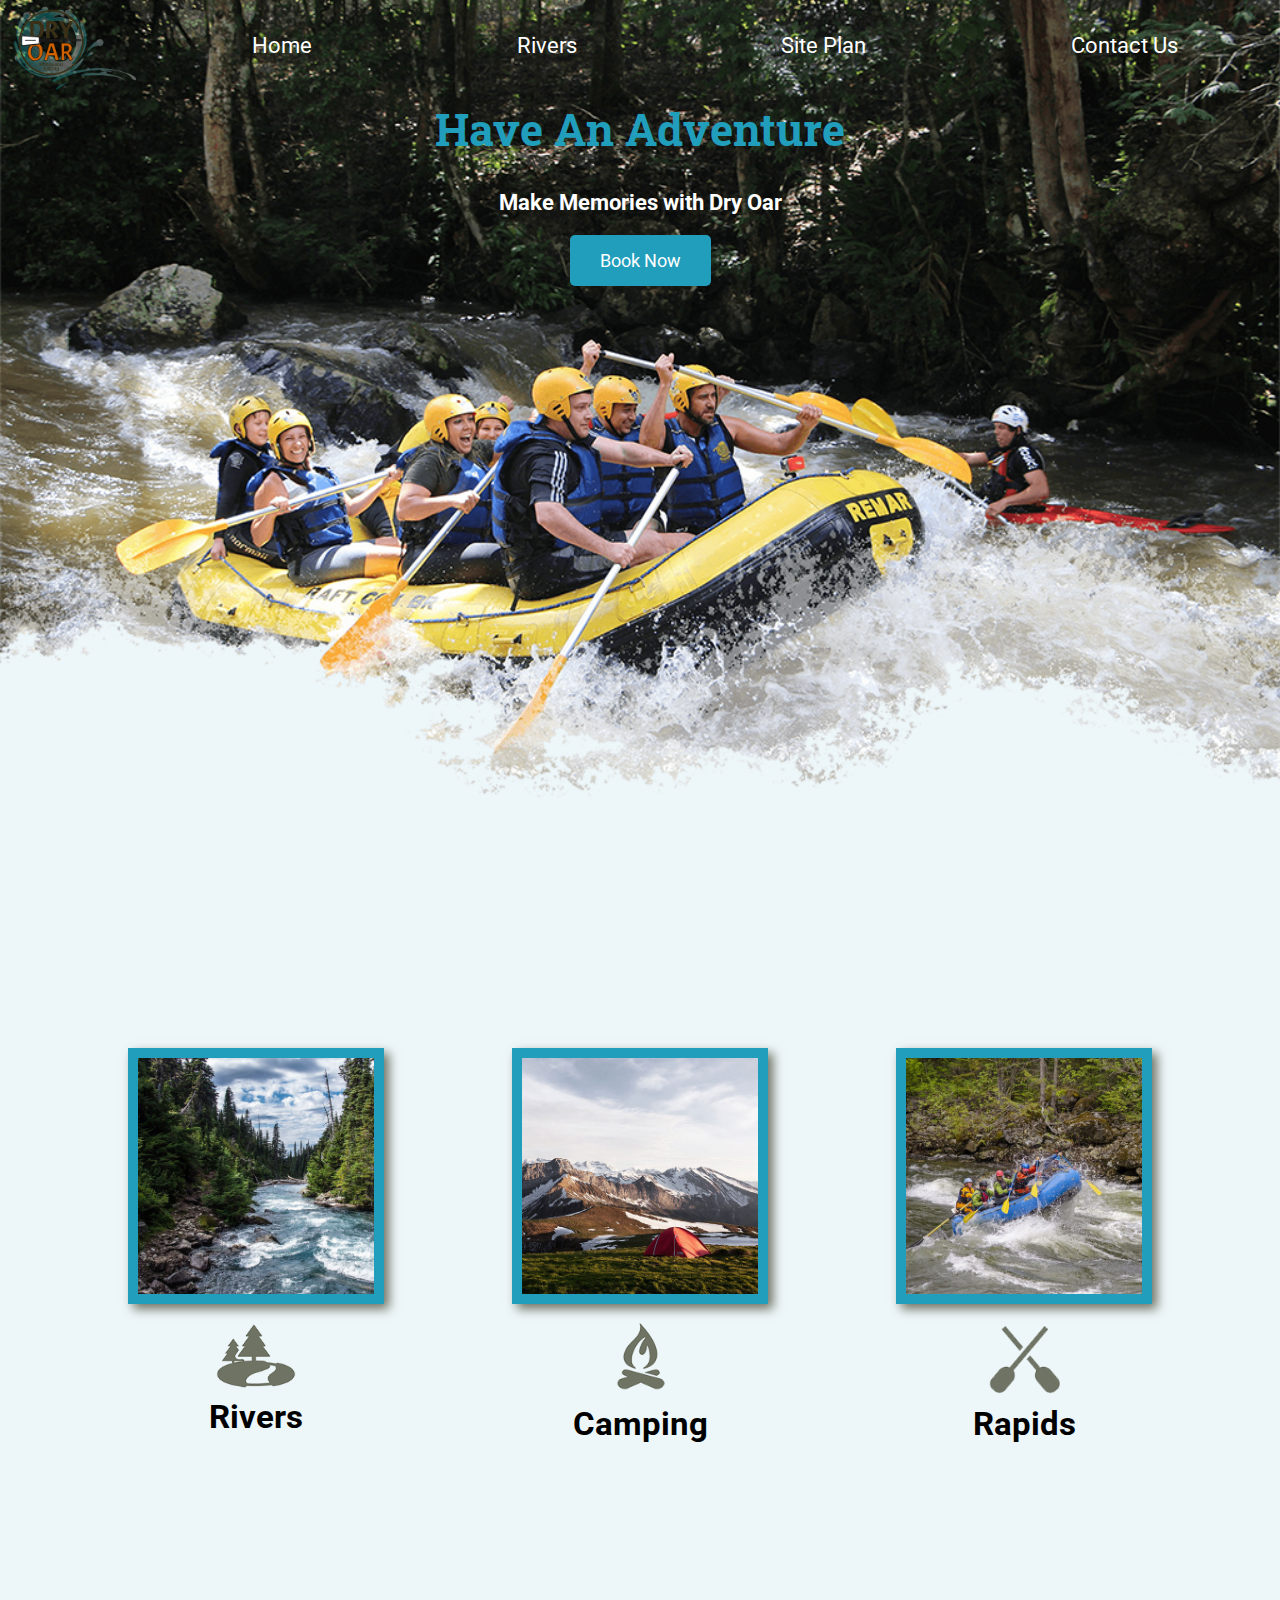
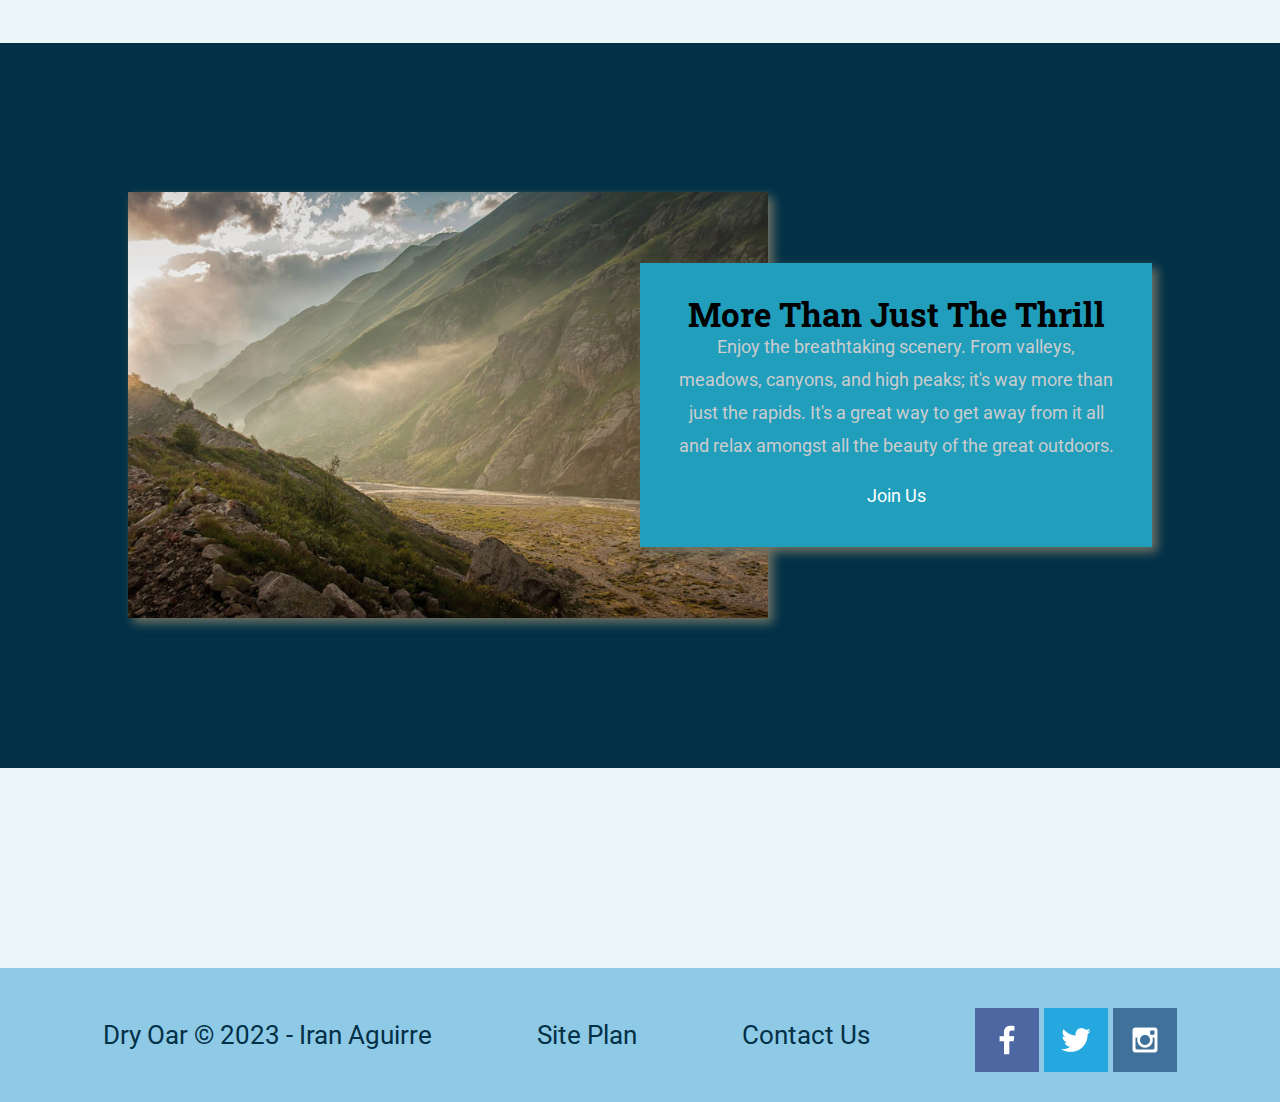
<file: index.html>
<!DOCTYPE html>
<html lang="en">
<head>
    <meta charset="UTF-8">
    <meta name="viewport" content="width=device-width, initial-scale=1.0">
    <title>Dry Oar Boating</title>
    <link rel="stylesheet" href="./styles/styles.css">
</head>
<body>
    <div id="content">
        <header class="header-home">
            <a href="index.html" id="logo_link">
                <figure>
                    <img  class="logo" src="./images/roundlogo.png" alt="Dry Oar logo">
                </figure>
            </a>
            <nav class="nav-home">
                <ul>
                    <li><a href="./index.html">Home</a></li>
                    <li><a href="./rivers.html">Rivers</a></li>
                    <li><a href="./site-plan-rafting.html">Site Plan</a></li>
                    <li><a href="contactus.html">Contact Us</a></li>
                </ul>
            </nav>
        </header>
        <div id="hero">
            <div id="hero-box">
                <img id="hero-img" src="./images/hero.png" alt="People enjoying white water rafting">
            </div>
            <section id="hero-msg">
                <h1 class="home-title">Have An Adventure</h1>
                <h4>Make Memories with Dry Oar </h4>
                <div class='button-box'>
                    <a class='book' href="contactus.html">Book Now</a>
                </div>
            </section>
        </div>
        <main class="home-grid">
            <section class="rivers-card">
                <img class="card-img" src="./images/rivers.jpeg" alt="river in forest">
                <img class="icon" src="images/river_icon.png" alt="river icon">
                <h2>Rivers</h2>
            </section>
            <section class="camping-card">
                <img class="card-img" src="./images/camping.jpeg" alt="tent in mountains">
                <img class="icon" src="images/fire_icon.png" alt="fire icon">
                <h2>Camping</h2>
            </section>
            <section class="rapids-card">
                <img class="card-img" src="./images/rapids.jpeg" alt="rafting boat">
                <img class="icon" src="images/oars.png" alt="oars icon">
                <h2>Rapids</h2>
            </section>
            <div id="background"></div>
            <img class="mountains" src="./images/mountains.jpeg" alt="Misty mountains">
            <section class="msg">
                <h2>More Than Just The Thrill</h2>
                <p>Enjoy the breathtaking scenery. From valleys, meadows, canyons, and high peaks; it's way more than just the rapids. It's a great way to get away from it all and relax amongst all the beauty of the great outdoors. </p>
                <a class='join' href="rivers.html">Join Us</a>
            </section>
        </main>
        <footer class="footer-home">
            <p>Dry Oar &copy; 2023 - Iran Aguirre</p>
            <p><a href="site-plan-rafting.html">Site Plan</a></p>
            <p><a href="contactus.html">Contact Us</a></p>
            <div class="social">
                <a href="https://facebook.com" target="_blank">
                    <img src="./images/facebook.png" alt="fb icon">
                </a>
                <a href="https://twitter.com" target="_blank">
                    <img src="./images/twitter.png" alt="twitter icon">
                </a>
                <a href="https://instagram.com" target="_blank">
                    <img src="./images/instagram.png" alt="instagram icon">
                </a>
            </div>
        </footer>
    </div>
</body>
</html>
</file>
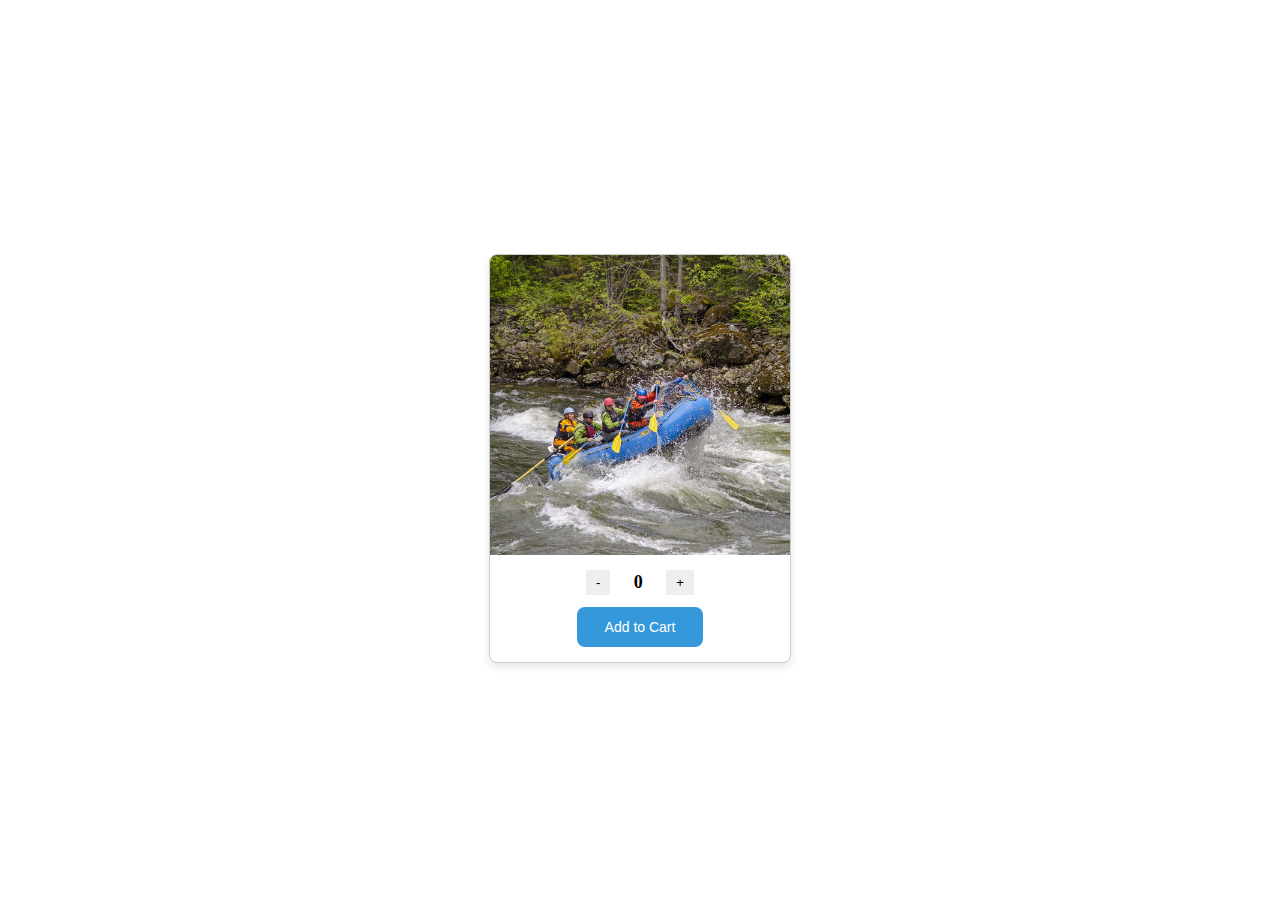
<file: component.html>
<!DOCTYPE html>
<html lang="en">
<head>
    <meta charset="UTF-8">
    <meta name="viewport" content="width=device-width, initial-scale=1.0">
    <title>Component site</title>
    <link rel="stylesheet" href="./styles/component/componet.css">
</head>
<body>
    <main>
        <div class="card">
            <img src="./images/rapids.jpeg" alt="rivers image">
            <div class="card-details">
                <div class="counter">
                    <button class="counter-btn" onclick="decrement()">-</button>
                    <span class="count" id="count">0</span>
                    <button class="counter-btn" onclick="increment()">+</button>
                </div>
                <div class="add-to-cart">
                    <button class="cart-btn">Add to Cart</button>
                </div>
            </div>
        </div>
    </main>

    <script>
        let countValue = 0;
    const countElement = document.getElementById('count');

    function increment() {
        countValue++;
        countElement.textContent = countValue;
    }

    function decrement() {
        if (countValue > 0) {
            countValue--;
            countElement.textContent = countValue;
        }
    }
    </script>
</body>
</html>
</file>
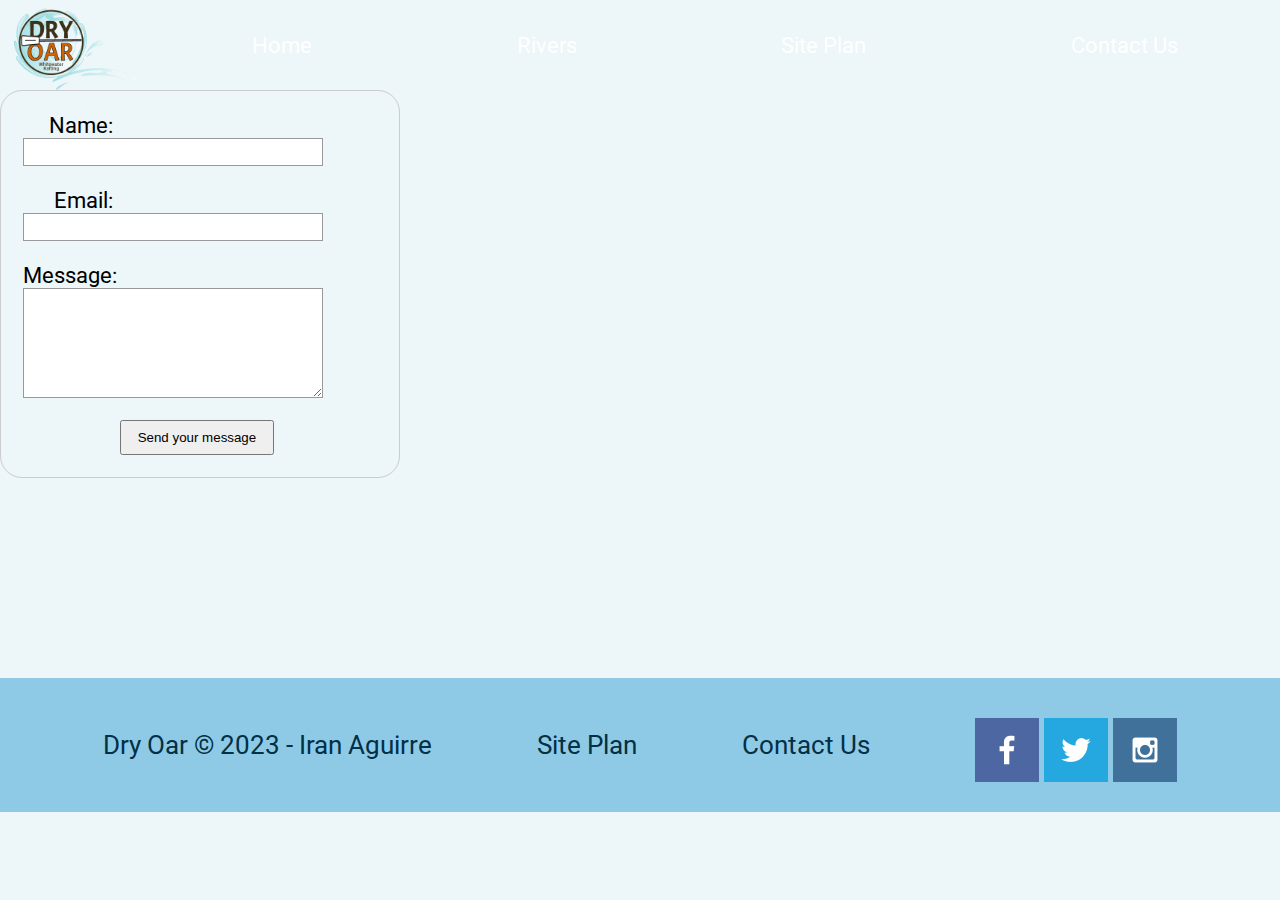
<file: contactus.html>
<!DOCTYPE html>
<html lang="en">
<head>
    <meta charset="UTF-8">
    <meta name="viewport" content="width=device-width, initial-scale=1.0">
    <title>Contact Us</title>
    <link rel="stylesheet" href="./styles/styles.css">
</head>
<body>
    <div id="content">
        <header class="header-home">
            <a href="index.html" id="logo_link">
                <figure>
                    <img  class="logo" src="./images/roundlogo.png" alt="Dry Oar logo">
                </figure>
            </a>
            <nav class="nav-home">
                <ul>
                    <li><a href="./index.html">Home</a></li>
                    <li><a href="./rivers.html">Rivers</a></li>
                    <li><a href="./site-plan-rafting.html">Site Plan</a></li>
                    <li><a href="contactus.html">Contact Us</a></li>
                </ul>
            </nav>
        </header>
        <main class="home-grid home-grid-contact">
            <form action="/my-handling-form-page" method="post">
              <ul>
                <li>
                  <label for="name">Name:</label>
                  <input type="text" id="name" name="user_name" />
                </li>
                <li>
                  <label for="mail">Email:</label>
                  <input type="email" id="mail" name="user_email" />
                </li>
                <li>
                  <label for="msg">Message:</label>
                  <textarea id="msg" name="user_message"></textarea>
                </li>
            
                <li class="button">
                  <button type="submit">Send your message</button>
                </li>
              </ul>
            </form>
            <div id="feedback"></div>
        </main>
        <footer class="footer-home">
            <p>Dry Oar &copy; 2023 - Iran Aguirre</p>
            <p><a href="site-plan-rafting.html">Site Plan</a></p>
            <p><a href="contactus.html">Contact Us</a></p>
            <div class="social">
                <a href="https://facebook.com" target="_blank">
                    <img src="./images/facebook.png" alt="fb icon">
                </a>
                <a href="https://twitter.com" target="_blank">
                    <img src="./images/twitter.png" alt="twitter icon">
                </a>
                <a href="https://instagram.com" target="_blank">
                    <img src="./images/instagram.png" alt="instagram icon">
                </a>
            </div>
        </footer>
    </div>
    
    <script>
        // get the feedback div element so we can do something with it.
        const feedbackElement = document.getElementById('feedback');
        // get the form so we can read what was entered in it.
        const formElement = document.forms[0];
        // add a 'listener' to wait for a submission of our form. When that happens run the code below.
        formElement.addEventListener('submit', function(e) {
            // stop the form from doing the default action.
            e.preventDefault();
            // set the contents of our feedback element to a message letting the user know the form was submitted successfully. Notice that we pull the name that was entered in the form to personalize the message!
            feedbackElement.innerHTML = 'Hello '+ formElement.user_name.value +'! Thank you for your message. We will get back with you as soon as possible!';
            // make the feedback element visible.
            feedbackElement.style.display = "block";
            // add a class to move everything down so our message doesn't cover it.
            document.body.classList.toggle('moveDown');
        });
    </script>
</body>
</html>
</file>
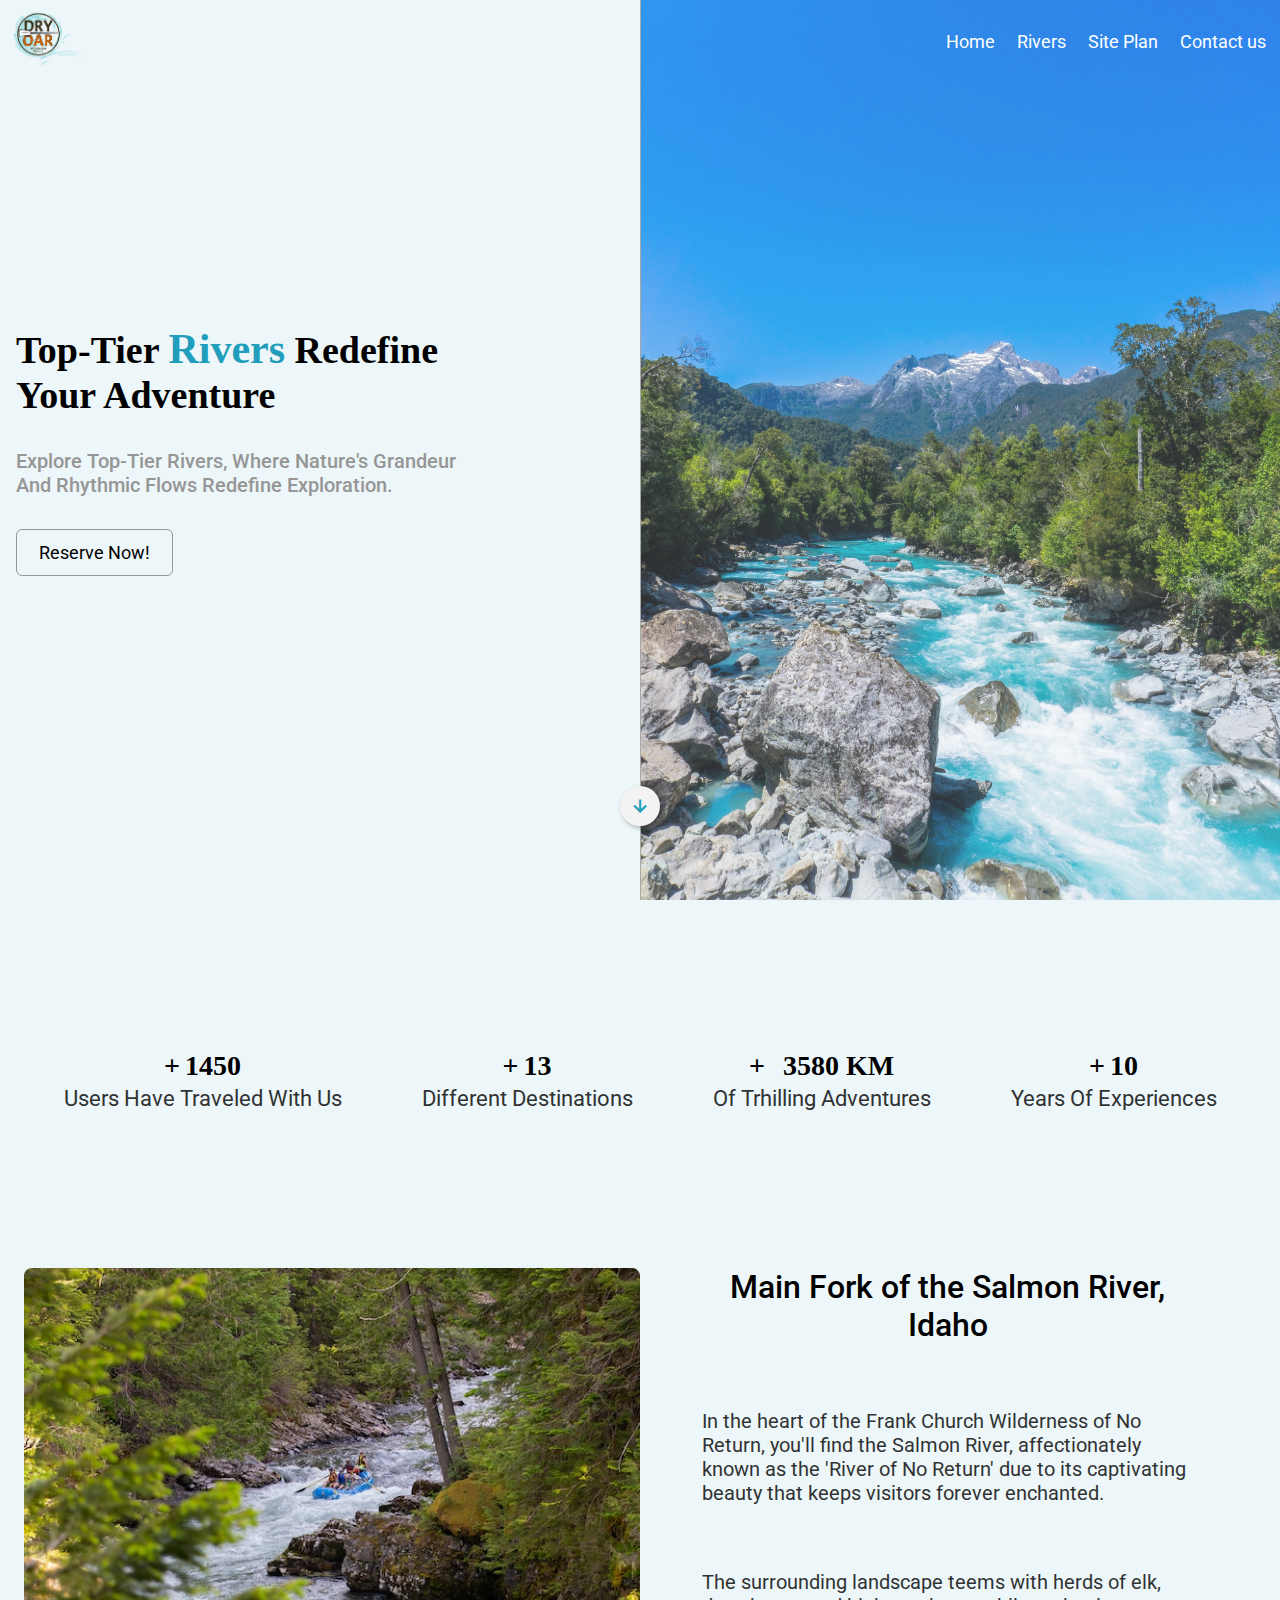
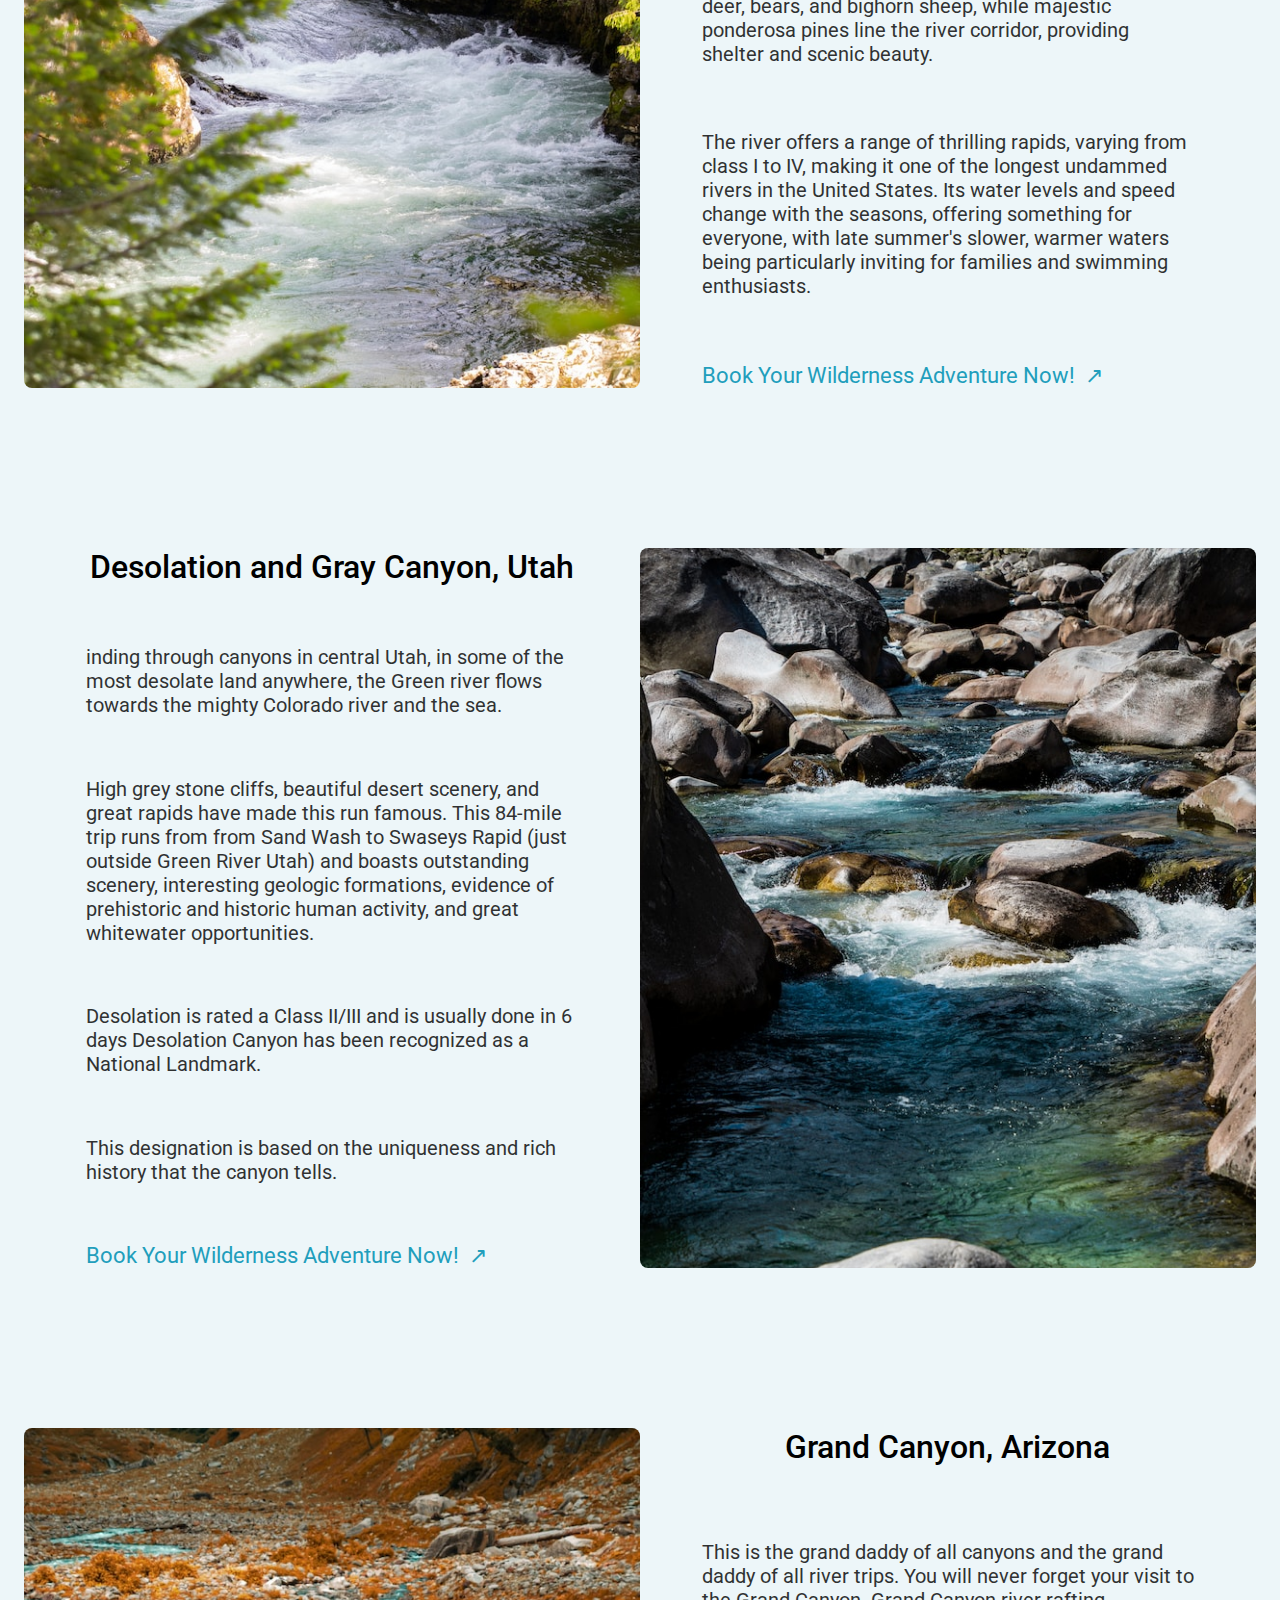
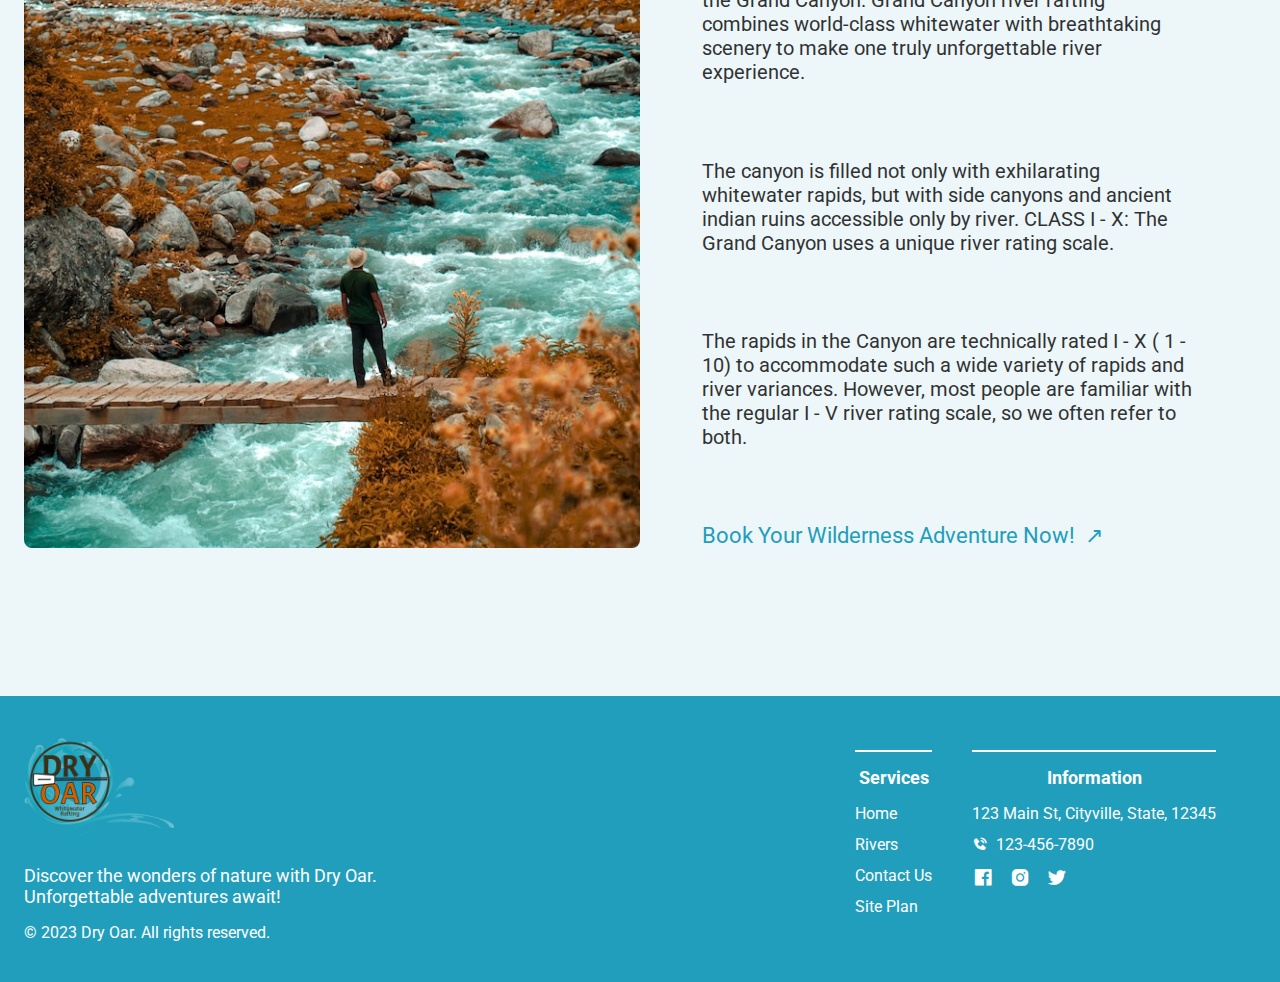
<file: rivers.html>
<!DOCTYPE html>
<html lang="en">
<head>
    <meta charset="UTF-8">
    <meta name="viewport" content="width=device-width, initial-scale=1.0">
    <title>OAK - Rivers</title>
    <link href='https://unpkg.com/boxicons@2.1.4/css/boxicons.min.css' rel='stylesheet'>
    <link rel="stylesheet" href="./styles/styles.css">
</head>
<body>
    <div id="riversContent">
        <header class="header-rivers" id="homeRivers">
            <div class="header__logo">
                <img src="./images/roundlogo.png" alt="Logo" class="logo">
            </div>
            <nav class="header__nav">
                <ul class="nav-list">
                    <li class="nav-list__item"><a href="./index.html">Home</a></li>
                    <li class="nav-list__item"><a href="#rivers">Rivers</a></li>
                    <li class="nav-list__item"><a href="./site-plan-rafting.html">Site Plan</a></li>
                    <li class="nav-list__item"><a href="#contact">Contact us</a></li>
                </ul>
            </nav>
            <div class="menu-toggle" id="mobile-menu">
                <span class="bar"></span>
                <span class="bar"></span>
                <span class="bar"></span>
            </div>
            <div class="mobile-menu">
                <ul class="nav-list">
                    <li class="nav-list__item"><a href="./index.html">Home</a></li>
                    <li class="nav-list__item"><a href="#rivers">Rivers</a></li>
                    <li class="nav-list__item"><a href="./site-plan-rafting.html">Site Plan</a></li>
                    <li class="nav-list__item"><a href="#contact">Contact us</a></li>
                </ul>

            </div>
        </header>

        <main class="main-content">
            <section class="hero">
                <div class="hero__container">
                    <div class="hero__content">
                        <h1 class="hero__title">Top-Tier <span>Rivers</span> Redefine Your Adventure</h1>
                        <p class="hero__text">Explore top-tier rivers, where nature's grandeur and rhythmic flows redefine exploration.</p>
                        <a href="#" class="hero__button">Reserve Now!</a>
                    </div>
                </div>
                <div class="hero__image">
                </div>
                <div class="hero__scroll">
                    <a href="#counterSection">
                        <i class='bx bx-down-arrow-alt' ></i>
                    </a>
                </div>
            </section>
            <section class="counters" id="counterSection">
                <!-- Counter 1 -->
                <div class="counter">
                    <div class="counter_top">
                        <span class="counter__icon">+</span>
                        <span class="counter__number">1450</span>
                    </div>
                    <p class="counter__description">users have traveled with us</p>
                </div>
                <!-- Counter 2 -->
                <div class="counter">
                    <div class="counter_top">
                        <span class="counter__icon">+</span>
                        <span class="counter__number">13</span>
                    </div>
                    <p class="counter__description">Different Destinations</p>
                </div>
                <!-- Counter 3 -->
                <div class="counter">
                    <div class="counter__top">
                        <span class="counter__icon">+</span>
                        <span class="counter__number">3580 KM</span>
                    </div>
                    <p class="counter__description">Of Trhilling Adventures</p>
                </div>
                <!-- Counter 4 -->
                <div class="counter">
                    <div class="counter_top">
                        <span class="counter__icon">+</span>
                        <span class="counter__number">10</span>
                    </div>
                    <p class="counter__description">Years of Experiences</p>
                </div>
            </section>
            <section class="rivers">
                <!-- River 1 -->
                <div class="river__content">
                    <div class="river__img">
                        <img src="./images/rivers-img/idaho-river.jpg" alt="Image Description">
                    </div>
                    <div class="rivers__data">
                        <h2>Main Fork of the Salmon River, Idaho</h2>
                        <p>In the heart of the Frank Church Wilderness of No Return, you'll find the Salmon River, affectionately known as the 'River of No Return' due to its captivating beauty that keeps visitors forever enchanted.</p>
    
                        <p>The surrounding landscape teems with herds of elk, deer, bears, and bighorn sheep, while majestic ponderosa pines line the river corridor, providing shelter and scenic beauty.</p>
    
                        <p>The river offers a range of thrilling rapids, varying from class I to IV, making it one of the longest undammed rivers in the United States. Its water levels and speed change with the seasons, offering something for everyone, with late summer's slower, warmer waters being particularly inviting for families and swimming enthusiasts.</p>
    
                        <a href="#" class="cta-link">
                          Book Your Wilderness Adventure Now! <span class="arrow">&#8599;</span>
                          <span class="hover-line"></span>
                        </a>

                    </div>
                </div>
                <!-- River 2 -->
                <div class="river__content river__mobile">
                    <div class="rivers__data">
                        <h2>Desolation and Gray Canyon, Utah</h2>
                        <p>inding through canyons in central Utah, in some of the most desolate land anywhere, the Green river flows towards the mighty Colorado river and the sea.</p>
    
                        <p>High grey stone cliffs, beautiful desert scenery, and great rapids have made this run famous. This 84-mile trip runs from from Sand Wash to Swaseys Rapid (just outside Green River Utah) and boasts outstanding scenery, interesting geologic formations, evidence of prehistoric and historic human activity, and great whitewater opportunities.</p>
    
                        <p>Desolation is rated a Class II/III and is usually done in 6 days Desolation Canyon has been recognized as a National Landmark.</p>
                        <p>This designation is based on the uniqueness and rich history that the canyon tells.</p>
    
                        <a href="#" class="cta-link">
                          Book Your Wilderness Adventure Now! <span class="arrow">&#8599;</span>
                          <span class="hover-line"></span>
                        </a>
                    </div>
                    <div class="river__img">
                        <img src="./images/rivers-img/utah-river.jpg" alt="Image Description">
                    </div>
                </div>
                <!-- River 3 -->
                <div class="river__content">
                    <div class="river__img">
                        <img src="./images/rivers-img/arizona-river.jpg" alt="Image Description">
                    </div>
                    <div class="rivers__data">
                        <h2>Grand Canyon, Arizona</h2>
                        <p>This is the grand daddy of all canyons and the grand daddy of all river trips. You will never forget your visit to the Grand Canyon. Grand Canyon river rafting combines world-class whitewater with breathtaking scenery to make one truly unforgettable river experience.</p>
    
                        <p>The canyon is filled not only with exhilarating whitewater rapids, but with side canyons and ancient indian ruins accessible only by river. CLASS I - X: The Grand Canyon uses a unique river rating scale.</p>
    
                        <p>The rapids in the Canyon are technically rated I - X ( 1 - 10) to accommodate such a wide variety of rapids and river variances. However, most people are familiar with the regular I - V river rating scale, so we often refer to both.</p>
    
                        <a href="#" class="cta-link">
                          Book Your Wilderness Adventure Now! <span class="arrow">&#8599;</span>
                          <span class="hover-line"></span>
                        </a>
                    </div>
                </div>
            </section>
        </main>
        <footer id="rivers-footer">
            <div class="footer__container">
                <div class="footer__left">
                    <img src="./images/roundlogo.png" alt="Logo" class="footer__logo">
                    <p class="footer__text">Discover the wonders of nature with Dry Oar. Unforgettable adventures await!</p>
                    <p class="footer__copyright">&copy; 2023 Dry Oar. All rights reserved.</p>
                </div>
    
                <div class="footer__right">
                    <div class="footer__column">
                        <hr class="footer__line">
                        <h3 class="footer__heading">Services</h3>
                        <nav class="footer__nav">
                            <ul>
                                <li><a href="./index.html">Home</a></li>
                                <li><a href="#homeRivers">Rivers</a></li>
                                <li><a href="#">Contact Us</a></li>
                                <li><a href="./site-plan-rafting.html">Site Plan</a></li>
                            </ul>
                        </nav>
                    </div>
    
                    <div class="footer__column">
                        <hr class="footer__line">
                        <h3 class="footer__heading">Information</h3>
                        <p class="footer__address">123 Main St, Cityville, State, 12345</p>
                        <div class="footer__contact">
                            <i class='bx bxs-phone-call'></i>
                            <p class="footer__phone">123-456-7890</p>
                        </div>
                        <div class="footer__social">
                            <a href="http://example.com" target="_blank"><i class='bx bxl-facebook-square'></i></a>
                            <a href="http://example.com" target="_blank"><i class='bx bxl-instagram-alt'></i></a>
                            <a href="http://example.com" target="_blank"><i class='bx bxl-twitter'></i></a>
                        </div>
                    </div>
                </div>
            </div>
        </footer>
    </div>

    <script src="./js/mobile-version.js"></script>
</body>
</html>
</file>
<file: styles/styles.css>
@import url('https://fonts.googleapis.com/css2?family=Roboto+Slab:wght@500&family=Roboto:wght@400;500;700&display=swap');
:root{
    --body-font:'Roboto', sans-serif;
    --headline-font:'Roboto Slab', serif, times;  

    /* Colors */
    --line-color: #969696;
    --secondary-text-color: #969696;
    --background-icon: #cacaca;

}
html{
    scroll-behavior: smooth;
}

*, 
*:after,
*:before {
    box-sizing: border-box;
    text-decoration: none;
    margin: 0;
    padding: 0;
}

body{
    background-color: #edf6f9;
    font-family: var(--body-font);
    font-size: 22px;
    margin: 0;
    padding: 0;
}
h2{
    margin: 0;
}
a{
    color: black;
}
#content{
    max-width: 1600px;
    margin: 0 auto;
}
li{
    list-style: none;
}
/* nav a, */
.book,
.join,
.footer-home a{
    text-decoration: none;
    color: black;
}
.nav-home a{
    padding: 35px;
}
.header-home{
    display: grid;
    grid-template-columns: 150px auto;
    align-items: center;
}
#logo_link {
    height: 90px;
    padding-top: 5px;
    justify-self: center;
    align-self: center;
}
#logo_link figure{
    height: 100%;
    margin: 0 auto;
}
#logo_link figure img{
    width: 100%;
    height: 100%;
    object-fit: contain;
}
.logo,
.icon{
    width: 80px;
}
.icon{
    padding-top: 10px;
}
.header-home .nav-home{
    width: 100%;
}
.header-home .nav-home ul{
    display: flex;
    justify-content: space-around;
}
.nav-home a{
    color: #ffffff;
}
/* Hero styles */
#hero{
    display: grid;
    grid-template-columns: 1fr 3fr 1fr;
    margin-top: -100px; 
}
#hero-box{
    grid-column: 1/4;
    grid-row: 1/3;
    z-index: -1;
}
#hero-msg{
    grid-column: 2/3;
    grid-row: 1/2;
    margin-top: 100px;
    display: flex;
    flex-direction: column;
    row-gap: 32px;
}
#hero-img{
    width: 100%;
}
#hero-msg h4 {
    color: white;
}
/* main styles */
nav a,
#hero-msg h1,
#hero-msg h4,
.button-box,
main section{
    text-align: center;
}
.home-grid{
    display: grid;
    grid-template-columns: repeat(10, 1fr);
}
.card-img, .mountains {
    width: 100%;
}
main section img{
    box-sizing: border-box;
}
nav-home a:hover{
    background-color: #edf6f9;
}
#background {
    height: 725px;
}
.book, .join{
    background-color: #219EBC;
}
.book:hover, .join:hover{
    background-color: #8ECAE6;
}
#background{
    background-color: #023047;
}
.msg{
    background-color: #219EBC;
    line-height: 1.5em;
    padding: 35px;
}

.home-title{
    color: #219EBC;
    font-family: var(--headline-font);
    font-size: 2em;
    margin-top: 10px;
}

h4{
    color: #4e4e4e;
}
.book, .join{
    color: white;
    font-size: 18px;
    padding: 15px 30px;
    margin-top: 50px;
    border-radius: 5px;
}
.msg h2{
    color: black;
    font-family: var(--headline-font);
}
.msg p{
    color: #cccccc;
    font-size: .8em;
    padding-bottom: 15px;
}
.book:hover, .join:hover{
    color: black;
}
.rivers-card, .camping-card, .rapids-card{
    margin: 200px 0;
}
.card-img{
    border: 10px solid #219EBC;
    transition: transform .5s;
    box-shadow: 5px 5px 10px #6f7364;
}
.card-img:hover {
    opacity: .6;
    transform: scale(1.1);
}
.rivers-card{
    grid-column: 2/4;
    grid-row: 2/3;
}
.camping-card{
    grid-column: 5/7;
    grid-row: 2/3;
}
.rapids-card{
    grid-column: 8/10;
    grid-row: 2/3;
}
#background{
    grid-column: 1/11;
    grid-row: 4/9;
}
.mountains{
    grid-column: 2/7;
    grid-row: 5/8;
    box-shadow: 5px 5px 10px #6f7364;
}
.msg{
    grid-column: 6/10;
    grid-row: 6/7;
    box-shadow: 5px 5px 10px #6f7364;
}
/* Footer */
.footer-home{
    background-color: #8ECAE6;
    padding: 25px 50px;
    margin-top: 200px; 
    display: flex;
    justify-content: space-around;
    align-items: center;
}
.footer-home{
    padding: 25px 50px;
    margin-top: 200px;
}
.footer-home,
.footer-home a{
    color: #023047;
}
.footer-home p{
    font-size: 1.2em;
}
.footer-home a:hover{
    color: #ffffff;
}
.footer-home p a:hover {
    text-decoration: underline;
}
.footer-home .social img{
    padding-top: 15px;
}   
/* rivers page */
#riversContent{
    max-width: 1400px;
    margin: 0 auto;
    position: relative;
}
.header-rivers{
    width: 100%;
    height: 80px;
    display: grid;
    grid-template-columns: 150px max-content;
    align-items: center;
    padding: 0 14px;
}
.header-rivers{
    position: absolute;
    top: 0;
    left: 0;
    z-index: 10;
}
.header__nav{
    grid-column: 2/4;
    display: flex;
    align-items: center;
    justify-content: end;
    
}
.header__nav .nav-list{
    width: 320px;
    display: flex;
    align-items: center;
    justify-content: space-between;
    column-gap: 16px;
}
.nav-list__item a{
    font-size: 18px;
    color: #fff;
}
.menu-toggle {
  display: none;
  cursor: pointer;
  z-index: 300;
  position: absolute;
  right: 0;
  top: 0;
  padding: 20px 20px;
}

.bar {
  display: block;
  width: 25px;
  height: 3px;
  background-color: #333;
  margin: 5px 0;
}

.mobile-menu {
    display: none;
  background-color: #219EBC;
  position: fixed;
  top: 0;
  left: 0;
  width: 100vw;
  height: 100vh;
  z-index: -1;
  opacity: 0;
  transition: .3s ease-in-out;
}

.mobile-menu.active{
    display: block;
    opacity: 1;
    z-index: 200;

}
.mobile-menu .nav-list{
    height: 50%;
    display: flex;
    flex-direction: column;
    align-items: center;
    justify-content: space-around;
}
.mobile-menu .nav-list a{
    font-size: 26px;
}
/* Hero */
.hero{
    width: 100%;
    height: 100vh;
    position: relative;
}
.hero{
    display: grid;
    grid-template-columns: repeat(2, 1fr);
    grid-template-rows: 1fr;
}
.hero__image {
    background: url(../images/hero/heroimage.jpg) center center / cover no-repeat;
    opacity: 0.8;
    border-left: 1px solid var(--line-color);
}
.hero__container{
    display: flex;
    align-items: center;
    justify-content: center;
    width: 100%;
    padding: 16px;
}
.hero__content{
    width: 100%;
    display: inline-flex;
    flex-direction: column;
    align-items: flex-start;
    text-align: start;
    gap: 32px;
}
.hero__title,
.hero__text{
    min-width: 300px;
    max-width: 440px;
}
.hero__title{
    font-size: 38px;
    font-family: 'Times New Roman', Times, serif;
    height: 100%;
}
.hero__title span{
    font-size: 42px;
    color: #219EBC;
}
.hero__text{
    color: var(--secondary-text-color);
    font-size: 20px;
    font-weight: 500;
    text-transform: capitalize;
}
.hero__button{
    padding: 12px 22px;
    border-radius: 6px;
    border: solid 1px var(--line-color);
    font-size: 18px;
    cursor: pointer;
    transition: background-color 0.3s ease; 
}
.hero__button:hover{
    background-color: #219EBC;
    color: white;
}
.hero__scroll{
    position: absolute;
    bottom: 6%;
    left: 50%;
    transform: translate(-50%, -50%);
}
.hero__scroll{
    background-color: #f3f3f3;
    width: 40px;
    height: 40px;
    border-radius: 50%;
    display: grid;
    place-content: center;
    box-shadow: 2px 2px 5px rgba(0, 0, 0, 0.3);
    z-index: 2;
    
}

.bx-down-arrow-alt{
    color: #219EBC;
    font-size: 24px;
    line-height: 2;
    transition: font-size 0.3s ease
}
.hero__scroll:hover .bx-down-arrow-alt{
    font-size: 26px;
}
/* counter section */
.counters{
    display: flex;
    width: 100%;
    height: 40vh;
    justify-content: center;
    align-items: center;
    gap: 80px;
    flex-shrink: 0;
}
.counter{
    display: flex;
    flex-direction: column;
    justify-content: center;
    align-items: center;
    gap: 4px;
}
.counter__top{
    display: flex;
    column-gap: 18px;
}
.counter__icon,
.counter__number{
    color: #000;
    text-align: center;
    font-family: 'Times New Roman', Times, serif;
    font-size: 28px;
    font-style: normal;
    font-weight: 600;
}
.counter__description{
    font-size: 22px;
    text-transform: capitalize;
    opacity: .8;
}
/* rivers section */
.rivers{
    display: grid;
    grid-template-rows: repeat(3, 1fr);
    padding: 8px 24px;
    row-gap: 160px;
}
.river__content{
    display: grid;
    grid-template-columns: repeat(2, 1fr);
    align-items: center;
    justify-content: center;
    height: 80vh;
}
.river__img{
    height: 100%;
    width: 100%;
    border-radius: 8px;
    overflow: hidden;
}
.river__img img{
    object-fit: cover;
    width: 100%;
    height: 100%;
}
.rivers__data{
    height: 100%;
    width: 80%;
    margin: 0 auto;
}
.rivers__data{
    display: flex;
    flex-direction: column;
    justify-content: space-between;
}
.rivers__data h2{
    font-size: 32px;
    font-weight: 500;
}

.rivers__data p{
    text-align: left;
    font-size: 20px;
    opacity: .8;
}
.cta-link{
    text-align: left;
    color: #219EBC;
}
.cta-link {
  position: relative;
  display: inline-block;
}

.arrow {
  margin-left: 5px;
}

.hover-line {
  position: absolute;
  bottom: 0;
  left: 0;
  height: 2px;
  width: 0; 
  background-color: #007BFF; 
  transition: width 0.3s ease; 
}

.cta-link:hover .hover-line {
  width: 90%;
}

/* Rivers footer */

#rivers-footer {
  background-color: #219EBC;
  color: #fff;
  padding: 40px 24px;
  margin-top: 140px;
}

.footer__container {
  display: flex;
  align-items: center;
  justify-content: space-between;
}

.footer__left {
  max-width: 380px;
}

.footer__logo {
  width: 100%;
  max-width: 150px;
  margin-bottom: 20px;
}
.footer__text{
    font-size: 18px;
    margin-bottom: 16px;
}
.footer__copyright{
    font-size: 16px;
}

.footer__line {
  border: 1px solid #fff;
  margin-bottom: 15px;
}

.footer__heading {
  font-size: 18px;
  margin-bottom: 16px;
  text-align: center;
}

.footer__nav ul {
  padding: 0;
  margin: 0;
  display: flex;
  flex-direction: column;
  align-items: start;
}

.footer__nav a {
    font-size: 16px;
    color: #fff;
    display: block;
    margin-bottom: 12px;
}

.footer__right {
  display: flex;
}

.footer__column {
  margin-right: 40px;
}

.footer__address{
    font-size: 16px;
    margin-bottom: 12px;
}
.footer__contact{
    display: flex;
    align-items: center;
    font-size: 16px;
    margin-bottom: 12px;

}

.footer__phone{
    margin-left: 8px;
}

.footer__social a {
  color: #fff;
  margin-right: 10px;
}

.footer__social i {
  font-size: 22px;
}

/* Contact Us page */
form {
  /* Center the form on the page */
  margin: 0 auto;
  width: 400px;
  /* Form outline */
  padding: 1em;
  border: 1px solid #ccc;
  border-radius: 1em;
}

ul {
  list-style: none;
  padding: 0;
  margin: 0;
}

form li + li {
  margin-top: 1em;
}

label {
  /* Uniform size & alignment */
  display: inline-block;
  width: 90px;
  text-align: right;
}

input,
textarea {
  /* To make sure that all text fields have the same font settings
     By default, textareas have a monospace font */
  font: 1em sans-serif;

  /* Uniform text field size */
  width: 300px;
  box-sizing: border-box;

  /* Match form field borders */
  border: 1px solid #999;
}

input:focus,
textarea:focus {
  /* Additional highlight for focused elements */
  border-color: #000;
}

textarea {
  /* Align multiline text fields with their labels */
  vertical-align: top;

  /* Provide space to type some text */
  height: 5em;
}

.button {
  /* Align buttons with the text fields */
  padding-left: 90px; /* same size as the label elements */
}
.button button{
    padding: 8px 16px;
}

button {
  /* This extra margin represent roughly the same space as the space
     between the labels and their text fields */
  margin-left: 0.5em;
}
#feedback {
    background-color: antiquewhite;
    position: absolute;
    top: 0;
    left: 0;
    right: 0;
    padding: .5em;
    /* make this element invisible until we are ready for it */
    display: none;      
}
.moveDown {
    margin-top: 3em;
}

@media screen and (max-width: 900px) {
    #hero, .home-grid {
        display: block;
        height: auto;
    }
    .nav-home, .footer-home {
        flex-direction: column;
    }
    .nav-home a {
        display: block;
        padding: 15px;
    }
    #hero {
        margin-top: 0;
    }
    #hero-msg {
        margin-top: 0;
    }
    #hero-msg h4 {
        display: none;
    }
    .home-title {
        font-size: 25px;
        color: #6f7364;
    }
    .rivers-card, .camping-card, .rapids-card { 
        margin: 50px auto;
        width: 60%;
    }
    #background {
        display: none;
    }
    .mountains, .msg {
        width: 80%;
        display: block;
        margin: 0 auto;
    }
    .footer-home {
        margin-top: 25px;
    }


    /* river page mobile */

    .menu-toggle {
    display: block;
  }

  .header__nav {
    display: none;
  }

  .hero{
    display: grid;
    grid-template-columns: 1fr;
  }
  .hero__image{
    display: none;
  }
  .hero__content{
    align-items: center;
  }
  .hero__title{
    text-align: center;
  }
  .hero__text{
    text-align: center;
  }
  .counters{
    flex-direction: column;
    margin-top: 100px;

  }
  .rivers{
    margin: 200px auto 400px;
    row-gap: 400px;
  }
  .river__content{
    grid-template-columns: 1fr;
    grid-template-rows: 400px auto;
    row-gap: 32px;
    margin-bottom: 100px;
  }
  .river__mobile .rivers__data{
    grid-row: 2/3;
  }
  .footer__container{
    flex-direction: column-reverse;
    row-gap: 60px;
  }
  .footer__left{
    display: flex;
    flex-direction: column;
    align-items: center;
  }
  .footer__right{
    flex-direction: column;
  }
  .footer__nav ul{
    align-items: center;
  }
  .footer__column{
    margin: 0 auto;
    display: flex;
    flex-direction: column;
    align-items: center;
  }
  .footer__line{
    width: 100%;
  }

}
</file>
<file: styles/component/componet.css>
main{
    height: 100vh;
    display: grid;
    place-content: center;

}
.card {
    width: 300px;
    border: 1px solid #ccc;
    border-radius: 8px;
    overflow: hidden;
    box-shadow: 0 4px 8px rgba(0, 0, 0, 0.1);
}

.card img {
    width: 100%;
    display: block;
}

.card-details {
    padding: 15px;
}

.counter {
    width:40%;
    display: flex;
    align-items: center;
    justify-content: space-between;
    margin: 0 auto 12px;
}

.counter-btn {
    padding: 5px 10px;
    border: none;
    background-color: #eee;
    cursor: pointer;
}

.count {
    font-size: 18px;
    font-weight: bold;
}

.add-to-cart {
    text-align: center;
}

.cart-btn {
    padding: 12px 28px;
    background-color: #3498db;
    color: white;
    border: none;
    border-radius: 8px;
    cursor: pointer;
    font-size: 14px;
    transition: background-color 0.3s ease;
}

.cart-btn:hover {
    background-color: #2980b9;
}
</file>
